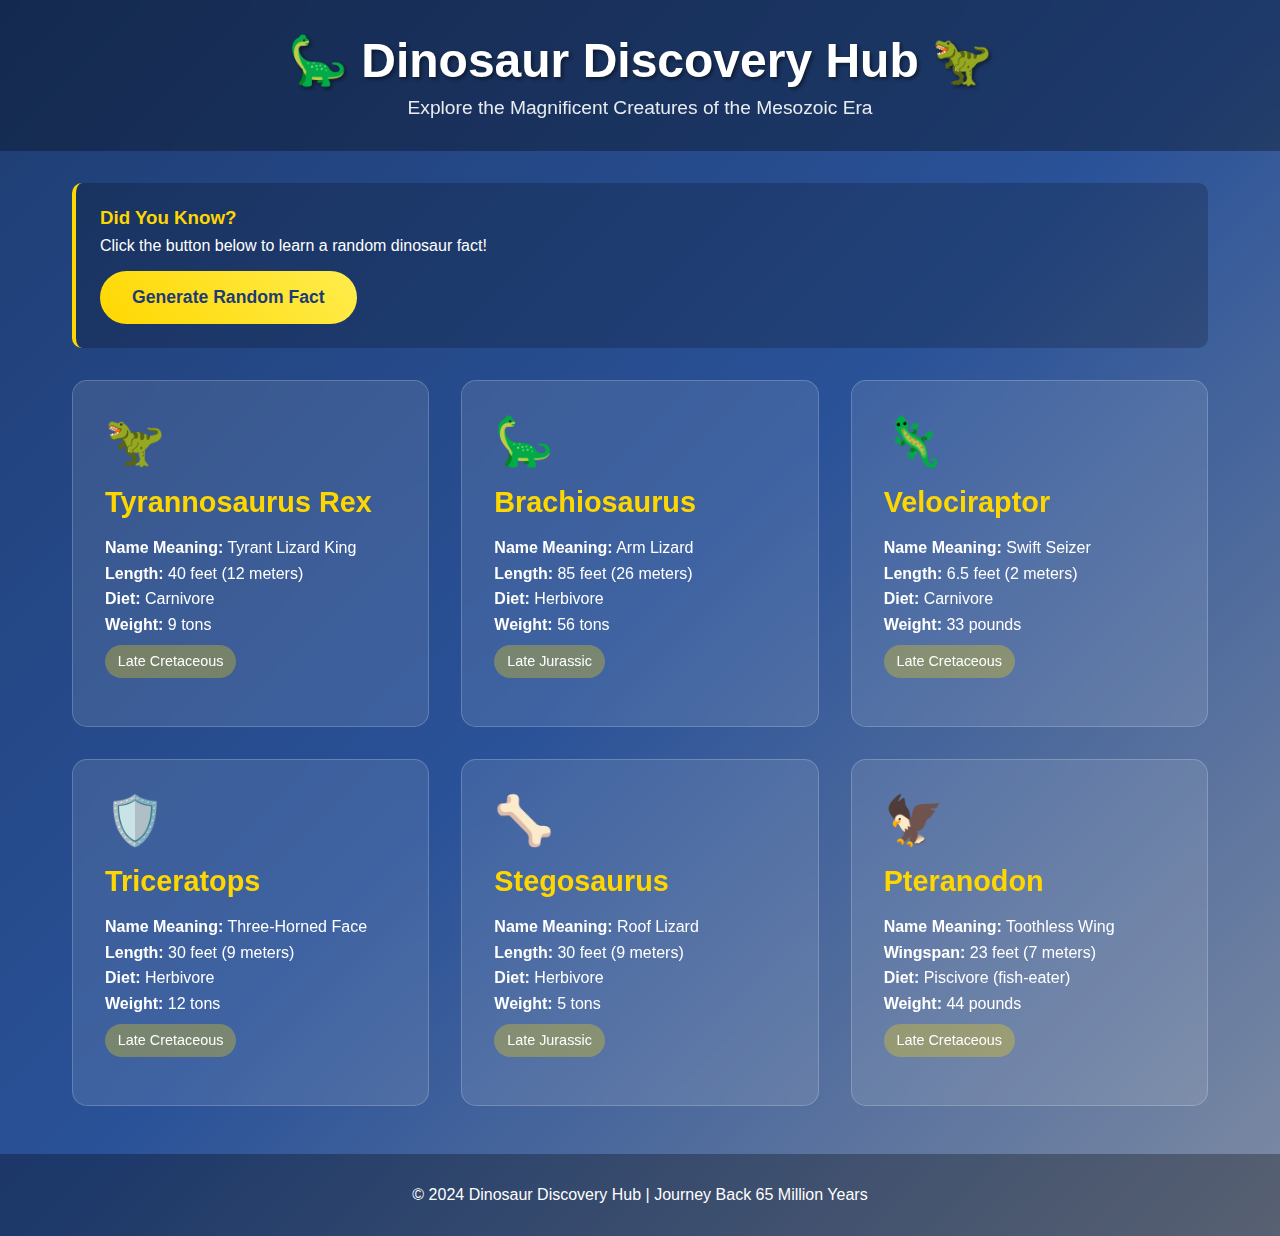
<file: discoverdinosaur.html>
<!DOCTYPE html>
<html lang="en">
<head>
    <meta charset="UTF-8">
    <meta name="viewport" content="width=device-width, initial-scale=1.0">
    <title>Dinosaur Discovery Hub</title>
    <style>
        * {
            margin: 0;
            padding: 0;
            box-sizing: border-box;
        }

        body {
            font-family: 'Arial', sans-serif;
            background: linear-gradient(135deg, #1e3c72 0%, #2a5298 50%, #7e8ba3 100%);
            color: #fff;
            min-height: 100vh;
        }

        header {
            background: rgba(0, 0, 0, 0.3);
            padding: 2rem;
            text-align: center;
            backdrop-filter: blur(10px);
        }

        h1 {
            font-size: 3rem;
            text-shadow: 2px 2px 4px rgba(0, 0, 0, 0.5);
            margin-bottom: 0.5rem;
        }

        .subtitle {
            font-size: 1.2rem;
            opacity: 0.9;
        }

        .container {
            max-width: 1200px;
            margin: 2rem auto;
            padding: 0 2rem;
        }

        .dino-grid {
            display: grid;
            grid-template-columns: repeat(auto-fit, minmax(300px, 1fr));
            gap: 2rem;
            margin-top: 2rem;
        }

        .dino-card {
            background: rgba(255, 255, 255, 0.1);
            border-radius: 15px;
            padding: 2rem;
            backdrop-filter: blur(10px);
            border: 1px solid rgba(255, 255, 255, 0.2);
            transition: transform 0.3s ease, box-shadow 0.3s ease;
            cursor: pointer;
        }

        .dino-card:hover {
            transform: translateY(-10px);
            box-shadow: 0 10px 30px rgba(0, 0, 0, 0.3);
            background: rgba(255, 255, 255, 0.15);
        }

        .dino-card h2 {
            color: #ffd700;
            margin-bottom: 1rem;
            font-size: 1.8rem;
        }

        .dino-info {
            margin: 1rem 0;
            line-height: 1.6;
        }

        .period {
            display: inline-block;
            background: rgba(255, 215, 0, 0.3);
            padding: 0.3rem 0.8rem;
            border-radius: 20px;
            font-size: 0.9rem;
            margin-top: 0.5rem;
        }

        .fun-fact {
            background: rgba(0, 0, 0, 0.2);
            padding: 1.5rem;
            border-radius: 10px;
            margin: 2rem 0;
            border-left: 4px solid #ffd700;
        }

        .fun-fact h3 {
            color: #ffd700;
            margin-bottom: 0.5rem;
        }

        footer {
            text-align: center;
            padding: 2rem;
            background: rgba(0, 0, 0, 0.3);
            margin-top: 3rem;
        }

        .emoji {
            font-size: 3rem;
            margin-bottom: 1rem;
        }

        button {
            background: linear-gradient(45deg, #ffd700, #ffed4e);
            color: #1e3c72;
            border: none;
            padding: 1rem 2rem;
            font-size: 1.1rem;
            border-radius: 30px;
            cursor: pointer;
            font-weight: bold;
            transition: transform 0.2s ease;
            margin-top: 1rem;
        }

        button:hover {
            transform: scale(1.05);
        }
    </style>
</head>
<body>
    <header>
        <h1>🦕 Dinosaur Discovery Hub 🦖</h1>
        <p class="subtitle">Explore the Magnificent Creatures of the Mesozoic Era</p>
    </header>

    <div class="container">
        <div class="fun-fact">
            <h3>Did You Know?</h3>
            <p id="funFact">Click the button below to learn a random dinosaur fact!</p>
            <button onclick="generateFact()">Generate Random Fact</button>
        </div>

        <div class="dino-grid">
            <div class="dino-card">
                <div class="emoji">🦖</div>
                <h2>Tyrannosaurus Rex</h2>
                <div class="dino-info">
                    <p><strong>Name Meaning:</strong> Tyrant Lizard King</p>
                    <p><strong>Length:</strong> 40 feet (12 meters)</p>
                    <p><strong>Diet:</strong> Carnivore</p>
                    <p><strong>Weight:</strong> 9 tons</p>
                    <span class="period">Late Cretaceous</span>
                </div>
            </div>

            <div class="dino-card">
                <div class="emoji">🦕</div>
                <h2>Brachiosaurus</h2>
                <div class="dino-info">
                    <p><strong>Name Meaning:</strong> Arm Lizard</p>
                    <p><strong>Length:</strong> 85 feet (26 meters)</p>
                    <p><strong>Diet:</strong> Herbivore</p>
                    <p><strong>Weight:</strong> 56 tons</p>
                    <span class="period">Late Jurassic</span>
                </div>
            </div>

            <div class="dino-card">
                <div class="emoji">🦎</div>
                <h2>Velociraptor</h2>
                <div class="dino-info">
                    <p><strong>Name Meaning:</strong> Swift Seizer</p>
                    <p><strong>Length:</strong> 6.5 feet (2 meters)</p>
                    <p><strong>Diet:</strong> Carnivore</p>
                    <p><strong>Weight:</strong> 33 pounds</p>
                    <span class="period">Late Cretaceous</span>
                </div>
            </div>

            <div class="dino-card">
                <div class="emoji">🛡️</div>
                <h2>Triceratops</h2>
                <div class="dino-info">
                    <p><strong>Name Meaning:</strong> Three-Horned Face</p>
                    <p><strong>Length:</strong> 30 feet (9 meters)</p>
                    <p><strong>Diet:</strong> Herbivore</p>
                    <p><strong>Weight:</strong> 12 tons</p>
                    <span class="period">Late Cretaceous</span>
                </div>
            </div>

            <div class="dino-card">
                <div class="emoji">🦴</div>
                <h2>Stegosaurus</h2>
                <div class="dino-info">
                    <p><strong>Name Meaning:</strong> Roof Lizard</p>
                    <p><strong>Length:</strong> 30 feet (9 meters)</p>
                    <p><strong>Diet:</strong> Herbivore</p>
                    <p><strong>Weight:</strong> 5 tons</p>
                    <span class="period">Late Jurassic</span>
                </div>
            </div>

            <div class="dino-card">
                <div class="emoji">🦅</div>
                <h2>Pteranodon</h2>
                <div class="dino-info">
                    <p><strong>Name Meaning:</strong> Toothless Wing</p>
                    <p><strong>Wingspan:</strong> 23 feet (7 meters)</p>
                    <p><strong>Diet:</strong> Piscivore (fish-eater)</p>
                    <p><strong>Weight:</strong> 44 pounds</p>
                    <span class="period">Late Cretaceous</span>
                </div>
            </div>
        </div>
    </div>

    <footer>
        <p>&copy; 2024 Dinosaur Discovery Hub | Journey Back 65 Million Years</p>
    </footer>

    <script>
        const facts = [
            "Dinosaurs lived on Earth for about 165 million years before going extinct!",
            "The smallest dinosaur discovered was about the size of a chicken.",
            "Some dinosaurs had feathers, just like modern birds!",
            "The word 'dinosaur' comes from Greek words meaning 'terrible lizard'.",
            "Dinosaurs lived on all continents, including Antarctica!",
            "T-Rex had the strongest bite force of any land animal - about 12,800 pounds!",
            "Some dinosaurs could run up to 40 miles per hour.",
            "The longest dinosaur name has 23 letters: Micropachycephalosaurus!",
            "Dinosaur eggs were similar in size to basketballs for large species.",
            "Birds are actually modern descendants of theropod dinosaurs!"
        ];

        function generateFact() {
            const randomFact = facts[Math.floor(Math.random() * facts.length)];
            document.getElementById('funFact').textContent = randomFact;
        }

        const cards = document.querySelectorAll('.dino-card');
        cards.forEach(card => {
            card.addEventListener('click', function() {
                this.style.animation = 'none';
                setTimeout(() => {
                    this.style.animation = '';
                }, 10);
            });
        });
    </script>
</body>
</html>
</file>
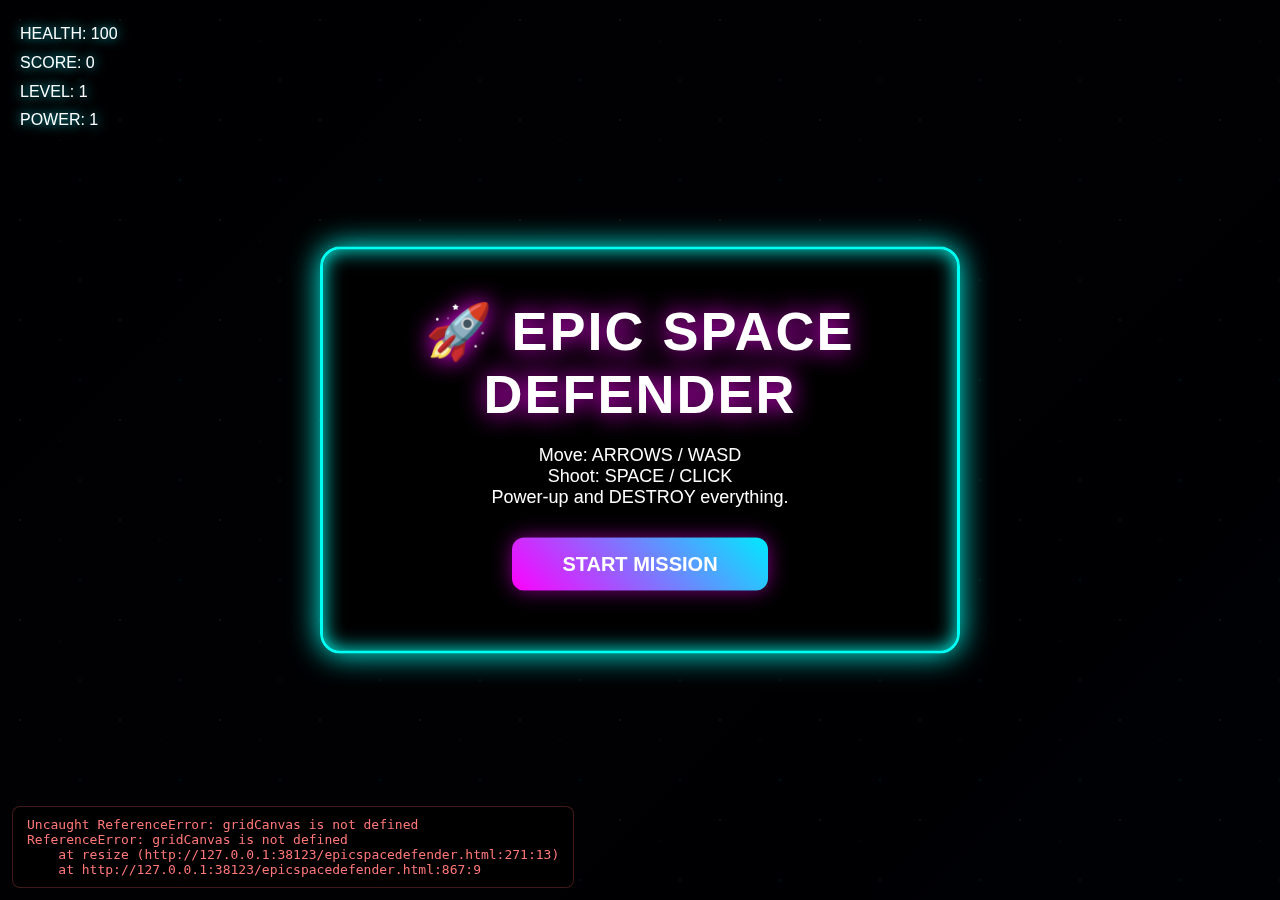
<file: epicspacedefender.html>
<!DOCTYPE html>
<html lang="en">
<head>
    <meta charset="UTF-8">
    <meta name="viewport" content="width=device-width, initial-scale=1.0">
    <title>Epic Space Defender — Neon Overdrive Edition</title>

    <style>
        * { margin: 0; padding: 0; box-sizing: border-box; }
        body {
            background: #000;
            overflow: hidden;
            font-family: 'Orbitron', sans-serif;
            color: #fff;
        }

        /* --- NEW: Animated Galaxy Background --- */
        body::before {
            content: "";
            position: fixed;
            top: 0; left: 0;
            width: 100%; height: 100%;
            background: linear-gradient(135deg, #0a0e27 0%, #1a0033 50%, #001a4d 100%);
            opacity: 1;
            z-index: -3;
        }
        
        body::after {
            content: "";
            position: fixed;
            top: 0; left: 0;
            width: 100%; height: 100%;
            background: url('data:image/svg+xml,<svg xmlns="http://www.w3.org/2000/svg" width="100" height="100"><rect fill="%23000" width="100" height="100"/><circle cx="20" cy="20" r="1" fill="%23fff" opacity="0.3"/><circle cx="60" cy="40" r="0.5" fill="%23fff" opacity="0.5"/><circle cx="80" cy="80" r="1.5" fill="%2300ffff" opacity="0.2"/></svg>');
            opacity: 0.8;
            animation: drift 120s linear infinite;
            z-index: -2;
        }
        
        @keyframes drift {
            0% { transform: translate(0, 0); }
            100% { transform: translate(100px, 100px); }
        }

        /* --- NEW: Animated Starfield Overlay --- */
        #starfield {
            position: fixed;
            top: 0; left: 0;
            width: 100%; height: 100%;
            z-index: -2;
            pointer-events: none;
            background: transparent;
        }

        /* Main canvas */
        #gameCanvas {
            display: block;
            background: rgba(0,0,0,0.7);
            cursor: none;
            position: fixed;
            top: 0;
            left: 0;
            width: 100%;
            height: 100%;
            pointer-events: none;
        }

        /* Custom ship cursor */
        #shipCursor {
            position: fixed;
            width: 30px;
            height: 30px;
            pointer-events: none;
            z-index: 999;
            display: none;
        }

        /* Animated grid background overlay */
        #gridOverlay {
            position: fixed;
            top: 0; left: 0;
            width: 100%; height: 100%;
            z-index: -1;
            pointer-events: none;
        }

        /* UI */
        #ui {
            position: absolute;
            top: 20px; left: 20px;
            font-size: 16px;
            text-shadow: 0 0 12px #00eaff;
            z-index: 10;
            line-height: 1.8;
            pointer-events: none;
            white-space: nowrap;
        }

        /* Screens */
        #gameOver, #startScreen {
            position: absolute;
            top: 50%; left: 50%;
            transform: translate(-50%, -50%);
            text-align: center;
            z-index: 100;
            background: rgba(0, 0, 0, 0.85);
            padding: 50px;
            border: 3px solid #00fff2;
            border-radius: 20px;
            box-shadow: 0 0 30px #00fff2, inset 0 0 20px #00fff2;
            backdrop-filter: blur(6px);
        }
        #gameOver { display: none; }

        h1 {
            font-size: 54px;
            text-shadow: 0 0 25px #ff00ff;
            animation: glowPulse 2s infinite;
            letter-spacing: 2px;
        }
        @keyframes glowPulse {
            0%,100% { opacity: 1; text-shadow: 0 0 25px #ff00ff; }
            50% { opacity: 0.6; text-shadow: 0 0 45px #ff00ff; }
        }

        button {
            background: linear-gradient(45deg,#ff00ff,#00eaff);
            border: none;
            padding: 15px 50px;
            font-size: 20px;
            color: #fff;
            cursor: pointer;
            border-radius: 12px;
            margin: 10px;
            font-weight: bold;
            transition: transform .2s, box-shadow .2s;
            box-shadow: 0 0 20px rgba(255,0,255,0.5);
        }
        button:hover {
            transform: scale(1.15);
            box-shadow: 0 0 35px rgba(0,255,255,0.8);
        }

        /* Boss Warning */
        #bossWarning {
            position: absolute;
            top: 50%; left: 50%;
            transform: translate(-50%, -50%);
            font-size: 48px;
            color: #ff0000;
            text-shadow: 0 0 40px #ff0000;
            display: none;
            z-index: 50;
            animation: bossFlash .45s infinite;
        }
        @keyframes bossFlash {
            0%,100% { opacity: 1; transform: translate(-50%,-50%) scale(1); }
            50% { opacity: .4; transform: translate(-50%,-50%) scale(1.25); }
        }
    </style>
</head>
<body>

    <!-- NEW animated starfield canvas overlay -->
    <canvas id="starfield"></canvas>

    <!-- Grid overlay -->
    <canvas id="gridOverlay"></canvas>

    <!-- Ship cursor -->
    <canvas id="shipCursor"></canvas>

    <!-- Game canvas -->
    <canvas id="gameCanvas"></canvas>

    <div id="ui">
        <div class="stat">HEALTH: <span id="health">100</span></div>
        <div class="stat">SCORE: <span id="score">0</span></div>
        <div class="stat">LEVEL: <span id="level">1</span></div>
        <div class="stat">POWER: <span id="power">1</span></div>
        <div class="stat" id="shieldStatus" style="display:none; color:#00fff2">🛡️ SHIELD ACTIVE</div>
        <div class="stat" id="rapidStatus" style="display:none; color:#ffe600">⚡ RAPID FIRE</div>
        <div class="stat" id="invincibleStatus" style="display:none; color:#ff00ff">✨ INVINCIBLE</div>
    </div>

    <div id="bossWarning">⚠️ BOSS INCOMING ⚠️</div>

    <div id="startScreen">
        <h1>🚀 EPIC SPACE DEFENDER</h1>
        <p style="margin:20px 0; font-size:18px">
            Move: ARROWS / WASD<br>
            Shoot: SPACE / CLICK<br>
            Power-up and DESTROY everything.
        </p>
        <button id="startBtn">START MISSION</button>
    </div>

    <div id="gameOver">
        <h1>MISSION COMPLETE</h1>
        <p style="font-size: 24px; margin: 20px 0;">
            FINAL SCORE: <span id="finalScore">0</span>
        </p>
        <button onclick="location.reload()">RETRY</button>
    </div>

    <!-- GAME JS: Full Space Defender Game -->
    <script>
        // Full game logic: player, enemies, bullets, power-ups, particles, sounds
        // --- Debug overlay: capture and show runtime errors on-screen ---
        (function(){
            const dbg = document.createElement('div');
            dbg.id = 'debugOverlay';
            dbg.style.position = 'fixed';
            dbg.style.left = '12px';
            dbg.style.bottom = '12px';
            dbg.style.zIndex = 99999;
            dbg.style.padding = '10px 14px';
            dbg.style.background = 'rgba(0,0,0,0.85)';
            dbg.style.color = '#ff7777';
            dbg.style.fontFamily = 'monospace';
            dbg.style.fontSize = '13px';
            dbg.style.border = '1px solid rgba(255,100,100,0.25)';
            dbg.style.borderRadius = '8px';
            dbg.style.maxWidth = '50%';
            dbg.style.maxHeight = '40%';
            dbg.style.overflow = 'auto';
            dbg.style.display = 'none';
            dbg.style.whiteSpace = 'pre-wrap';
            document.body.appendChild(dbg);

            function showDebug(msg){ dbg.textContent = String(msg); dbg.style.display = 'block'; console.error(msg); }
            // Expose helper so other code can show debug messages
            window._showDebug = showDebug;

            window.addEventListener('error', function(e){
                try{ showDebug(e.message + '\n' + (e.error && e.error.stack ? e.error.stack : '')); }catch(err){ console.error(err); }
            });
            window.addEventListener('unhandledrejection', function(e){
                try{ showDebug('UnhandledRejection: ' + (e.reason && e.reason.stack ? e.reason.stack : String(e.reason))); }catch(err){ console.error(err); }
            });
        })();
        const canvas = document.getElementById('gameCanvas');
        const ctx = canvas.getContext('2d');
        // Canvas is viewport-sized for rendering
        canvas.width = innerWidth;
        canvas.height = innerHeight;
        // Much larger world for exploration
        let W = innerWidth * 4;
        let H = innerHeight * 3;

        const ui = {
            health: document.getElementById('health'),
            score: document.getElementById('score'),
            level: document.getElementById('level'),
            power: document.getElementById('power'),
            shieldStatus: document.getElementById('shieldStatus'),
            rapidStatus: document.getElementById('rapidStatus'),
            invincibleStatus: document.getElementById('invincibleStatus'),
            bossWarning: document.getElementById('bossWarning'),
            startScreen: document.getElementById('startScreen'),
            gameOver: document.getElementById('gameOver'),
            finalScore: document.getElementById('finalScore')
        };

        // Responsive scaling
        function resize() {
            canvas.width = innerWidth;
            canvas.height = innerHeight;
            W = innerWidth * 4;
            H = innerHeight * 3;
            // keep grid and starfield in screen space
            gridCanvas.width = innerWidth; gridCanvas.height = innerHeight;
            starCanvas.width = innerWidth; starCanvas.height = innerHeight;
        }
        addEventListener('resize', resize);

        // Custom ship cursor
        const cursorCanvas = document.getElementById('shipCursor');
        const cursorCtx = cursorCanvas.getContext('2d');
        cursorCanvas.width = 30;
        cursorCanvas.height = 30;
        let cursorX = W / 2, cursorY = H / 2;

        function drawShipCursor() {
            cursorCtx.clearRect(0, 0, 30, 30);
            cursorCtx.save(); cursorCtx.translate(15, 15);
            cursorCtx.shadowColor = '#00eaff'; cursorCtx.shadowBlur = 12;
            cursorCtx.strokeStyle = '#00eaff'; cursorCtx.lineWidth = 2;
            cursorCtx.beginPath(); cursorCtx.moveTo(0, -10); cursorCtx.lineTo(6, 8); cursorCtx.lineTo(-6, 8); cursorCtx.closePath();
            cursorCtx.stroke();
            cursorCtx.fillStyle = '#00fff2'; cursorCtx.beginPath(); cursorCtx.arc(0, 0, 2, 0, Math.PI * 2); cursorCtx.fill();
            cursorCtx.restore();
        }

        // We keep the cursor artwork for reference but hide the extra cursor canvas
        drawShipCursor();
        cursorCanvas.style.display = 'none';

        // Audio: simple WebAudio effects (created on first user interaction)
        let audioCtx = null;
        function ensureAudio() {
            if (!audioCtx) {
                audioCtx = new (window.AudioContext || window.webkitAudioContext)();
            }
        }
        function beep(freq, type = 'sine', duration = 0.08, vol = 0.08) {
            ensureAudio();
            const o = audioCtx.createOscillator();
            const g = audioCtx.createGain();
            o.type = type;
            o.frequency.value = freq;
            g.gain.value = vol;
            o.connect(g); g.connect(audioCtx.destination);
            o.start();
            o.stop(audioCtx.currentTime + duration);
        }
        function explosionSound() {
            ensureAudio();
            const bufferSize = audioCtx.sampleRate * 0.2;
            const buffer = audioCtx.createBuffer(1, bufferSize, audioCtx.sampleRate);
            const data = buffer.getChannelData(0);
            for (let i = 0; i < bufferSize; i++) data[i] = (Math.random() * 2 - 1) * (1 - i / bufferSize);
            const noise = audioCtx.createBufferSource();
            noise.buffer = buffer;
            const g = audioCtx.createGain();
            g.gain.value = 0.5;
            noise.connect(g); g.connect(audioCtx.destination);
            noise.start();
        }

        // Game state
        let keys = {};
        let mouse = { x: W / 2, y: H / 2, down: false, angle: 0 };
        let running = false;
        let player, bullets, enemies, particles, powerups;
        let score = 0, level = 1;
        let cameraX = 0, cameraY = 0;

        // Utility
        function rand(min, max) { return Math.random() * (max - min) + min; }

        // Player
        function createPlayer() {
            return {
                x: W / 2,
                y: H - 180,
                r: 18,
                speed: 7,
                vx: 0,
                vy: 0,
                health: 100,
                power: 1,
                rapid: false,
                shield: false,
                invincible: false,
                shootTimer: 0,
                shootRate: 14,
                angle: 0 // Ship rotation angle
            };
        }

        // Entities
        function spawnEnemy() {
            const isBoss = level > 1 && Math.random() < 0.12 && enemies.filter(e => e.boss).length === 0;
            const isDrone = !isBoss && Math.random() < 0.2;
            const size = isBoss ? 80 : (isDrone ? 12 : rand(14, 44));
            const movePattern = Math.random();
            let vx = rand(-0.6, 0.6);
            let vy = rand(1.2 + level * 0.12, 2.6 + level * 0.5);

            // Diagonal/sideways patterns
            if (movePattern < 0.25) vx = -1.5;
            else if (movePattern < 0.5) vx = 1.5;
            else if (movePattern < 0.8) vx = rand(-2.2, 2.2);

            // difficulty multiplier grows with level
            const diff = 1 + (level - 1) * 0.2;
            vx *= diff; vy *= diff;

            const isBig = size > 28;

            // Compute spawn bounds inside or just above current viewport
            const leftBound = Math.max(size, Math.floor(cameraX + size));
            const rightBound = Math.min(W - size, Math.floor(cameraX + innerWidth - size));
            // Fallback to world bounds if camera not set yet
            const spawnX = (isFinite(leftBound) && isFinite(rightBound) && rightBound > leftBound)
                ? rand(leftBound, rightBound)
                : rand(size, W - size);

            // Spawn just above the visible area so enemies fall into view
            const spawnY = Math.floor(cameraY - size - rand(20, 140));

            enemies.push({ 
                x: spawnX, y: spawnY, vx, vy, r: size, 
                hp: isBoss ? Math.ceil(level * 40) : (isBig ? Math.ceil(level * 3) : Math.ceil(level / 2)),
                maxHp: isBoss ? Math.ceil(level * 40) : (isBig ? Math.ceil(level * 3) : Math.ceil(level / 2)),
                boss: isBoss,
                isBig: isBig,
                isDrone: isDrone,
                shootTimer: 0,
                droneAngle: Math.random() * Math.PI * 2
            });
        }

        function spawnPowerup(x, y) {
            const t = Math.random();
            let kind = 'power';
            if (t < 0.25) kind = 'shield';
            else if (t < 0.5) kind = 'rapid';
            else if (t < 0.65) kind = 'invincible';
            powerups.push({ x, y, vy: 1.2, kind, rotationAngle: 0, pulsePhase: 0 });
        }

        // Particles for explosion
        function makeExplosion(x, y, color = '#ffcc66', amount = 18) {
            for (let i = 0; i < amount; i++) {
                const a = Math.random() * Math.PI * 2;
                const s = rand(1, 4);
                particles.push({ x, y, vx: Math.cos(a) * rand(0.5, 4), vy: Math.sin(a) * rand(0.5, 4), life: rand(30, 70), size: s, color });
            }
            explosionSound();
        }

        // Collision helper
        function dist(a, b) { const dx = a.x - b.x; const dy = a.y - b.y; return Math.sqrt(dx * dx + dy * dy); }

        // Shooting
        function shoot() {
            const bulletSpeed = 6;
            const spreadAngle = Math.PI / 12; // 15 degrees spread for power > 1
            let angles = [player.angle];
            
            if (player.power > 1) {
                angles = [
                    player.angle - spreadAngle,
                    player.angle,
                    player.angle + spreadAngle
                ];
            }
            
            angles.forEach(angle => {
                bullets.push({
                    x: player.x + Math.cos(angle) * player.r,
                    y: player.y + Math.sin(angle) * player.r,
                    vx: Math.cos(angle) * bulletSpeed + player.vx * 0.5,
                    vy: Math.sin(angle) * bulletSpeed + player.vy * 0.5,
                    r: 3,
                    hostile: false
                });
            });
        }

        // Power-ups
        function applyPowerup(kind) {
            if (kind === 'power') {
                player.power = Math.min(3, player.power + 0.5);
                ui.power.textContent = player.power.toFixed(1);
                beep(1600, 'sine', 0.15, 0.08);
            } else if (kind === 'shield') {
                player.shield = true;
                ui.shieldStatus.style.display = 'block';
                setTimeout(() => { player.shield = false; ui.shieldStatus.style.display = 'none'; }, 8000);
                beep(800, 'sine', 0.2, 0.08);
            } else if (kind === 'rapid') {
                player.rapid = true;
                ui.rapidStatus.style.display = 'block';
                setTimeout(() => { player.rapid = false; ui.rapidStatus.style.display = 'none'; }, 10000);
                beep(1200, 'sine', 0.2, 0.08);
            } else if (kind === 'invincible') {
                player.invincible = true;
                ui.invincibleStatus.style.display = 'block';
                setTimeout(() => { player.invincible = false; ui.invincibleStatus.style.display = 'none'; }, 12000);
                beep(1400, 'sine', 0.25, 0.1);
            }
        }

        // Game over
        function endGame() {
            running = false;
            ui.gameOver.style.display = 'block';
            ui.finalScore.textContent = score;
            makeExplosion(player.x, player.y, '#ffffff', 60);
        }

        // Drawing helpers
        function drawShip(x, y, r, angle = 0, color = '#00fff2') {
            ctx.save(); ctx.translate(x, y); ctx.rotate(angle);
            ctx.beginPath(); ctx.moveTo(0, -r * 1.6); ctx.lineTo(r * 0.9, r * 1.1); ctx.lineTo(-r * 0.9, r * 1.1); ctx.closePath();
            ctx.fillStyle = color; ctx.fill();
            ctx.restore();
        }

        // Main loop
        function reset() {
            player = createPlayer();
            bullets = [];
            enemies = [];
            particles = [];
            powerups = [];
            score = 0; level = 1;
            ui.health.textContent = player.health;
            ui.score.textContent = score;
            ui.level.textContent = level;
            ui.power.textContent = player.power;
            ui.shieldStatus.style.display = 'none';
            ui.rapidStatus.style.display = 'none';
            ui.invincibleStatus.style.display = 'none';
        }

        let spawnTimer = 0;
        function update() {
            if (!running || !player || !bullets || !enemies || !particles || !powerups) return;

            // Calculate ship angle based on mouse position
            const dx = mouse.x - player.x;
            const dy = mouse.y - player.y;
            player.angle = Math.atan2(dy, dx) - Math.PI / 2;

            // Player movement: WASD for horizontal/vertical
            let moveX = 0, moveY = 0;
            if (keys['ArrowLeft'] || keys['a']) moveX -= player.speed;
            if (keys['ArrowRight'] || keys['d']) moveX += player.speed;
            if (keys['ArrowUp'] || keys['w']) moveY -= player.speed;
            if (keys['ArrowDown'] || keys['s']) moveY += player.speed;
            
            player.x += moveX;
            player.y += moveY;
            // update player velocity (for bullet inheritance)
            player.vx = moveX;
            player.vy = moveY;
            
            // Update camera to follow player (keep ship visually centered)
            cameraX = player.x - innerWidth / 2;
            cameraY = player.y - innerHeight / 2;
            // Intentionally do not clamp camera so the ship stays centered on the screen
            
            // Clamp player to world bounds
            player.x = Math.max(player.r, Math.min(W - player.r, player.x));
            player.y = Math.max(player.r, Math.min(H - player.r, player.y));

            // Shooting
            player.shootTimer++;
            const canShoot = player.shootTimer >= (player.rapid ? player.shootRate / 2 : player.shootRate) / player.power;
            if ((keys[' '] || mouse.down) && canShoot) {
                shoot();
                player.shootTimer = 0;
                beep(1200, 'square', 0.03, 0.06);
            }

            // bullets
            for (let i = bullets.length - 1; i >= 0; i--) {
                const b = bullets[i]; b.x += b.vx; b.y += b.vy;
                if (b.y < -20 || b.y > H + 20 || b.x < -50 || b.x > W + 50) bullets.splice(i, 1);
            }

            // enemies
            spawnTimer++;
            // spawn frequency scales with level (continuous progression)
            if (spawnTimer > Math.max(10, 80 - level * 4)) { spawnEnemy(); spawnTimer = 0; }
            for (let i = enemies.length - 1; i >= 0; i--) {
                const e = enemies[i]; e.x += e.vx; e.y += e.vy;
                
                // Drone behavior: orbits around player and shoots
                if (e.isDrone) {
                    e.droneAngle += 0.05;
                    const orbitDist = 120;
                    e.x = player.x + Math.cos(e.droneAngle) * orbitDist;
                    e.y = player.y + Math.sin(e.droneAngle) * orbitDist;
                    e.shootTimer++;
                    if (e.shootTimer > 40) {
                        e.shootTimer = 0;
                        const angle = Math.atan2(player.y - e.y, player.x - e.x);
                        bullets.push({ x: e.x, y: e.y, vx: Math.cos(angle) * 1.5, vy: Math.sin(angle) * 1.5, r: 4, hostile: true });
                    }
                }
                // Boss horizontal oscillation
                else if (e.boss) {
                    e.x += Math.sin(e.y / 40) * 0.8;
                    e.shootTimer++;
                    if (e.shootTimer > 25) {
                        e.shootTimer = 0;
                        // Boss shoots random bullets
                        for (let s = 0; s < 3; s++) {
                            const angle = rand(0, Math.PI * 2);
                            bullets.push({ x: e.x + Math.cos(angle) * e.r, y: e.y + Math.sin(angle) * e.r, vx: Math.cos(angle) * 2, vy: Math.sin(angle) * 2 + 1, r: 5, hostile: true });
                        }
                    }
                }
                if (e.y > H + 80) { enemies.splice(i, 1); continue; }
                // collision with bullets
                for (let j = bullets.length - 1; j >= 0; j--) {
                    const b = bullets[j];
                    if (!b.hostile && dist(e, b) < e.r + b.r) {
                        bullets.splice(j, 1);
                        e.hp -= 1;
                        makeExplosion(b.x, b.y, '#ffd8a6', 6);
                        if (e.hp <= 0) {
                            const pts = e.boss ? 100 : 10;
                            score += pts;
                            if (Math.random() < (e.boss ? 0.8 : 0.12)) spawnPowerup(e.x, e.y);
                            makeExplosion(e.x, e.y, e.boss ? '#ffff00' : '#ff6b6b', e.boss ? 60 : 20);
                            // Enemy splitting: large enemies split into smaller ones
                            if (e.isBig && !e.boss && e.r > 24) {
                                for (let s = 0; s < 2; s++) {
                                    const newSize = e.r * 0.6;
                                    enemies.push({
                                        x: e.x + rand(-10, 10), y: e.y + rand(-10, 10),
                                        vx: rand(-1.2, 1.2), vy: rand(0.5, 1.5),
                                        r: newSize, hp: Math.ceil(newSize / 10), maxHp: Math.ceil(newSize / 10),
                                        boss: false, isBig: newSize > 14, shootTimer: 0
                                    });
                                }
                            }
                            enemies.splice(i, 1);
                        }
                        break;
                    }
                }
                // collision with player
                if (!player.invincible && dist(e, player) < e.r + player.r) {
                    const dmg = e.boss ? 30 : 15;
                    if (!player.shield) { player.health -= dmg; ui.health.textContent = player.health; }
                    makeExplosion(player.x, player.y, '#ffcc66', e.boss ? 50 : 24);
                    enemies.splice(i, 1);
                    if (player.health <= 0) endGame();
                }
            }

            // powerups
            for (let i = powerups.length - 1; i >= 0; i--) {
                const p = powerups[i]; p.y += p.vy; p.rotationAngle += 0.08; p.pulsePhase += 0.05;
                if (p.y > H + 20) powerups.splice(i, 1);
                if (dist(p, player) < 28) {
                    applyPowerup(p.kind);
                    powerups.splice(i, 1);
                }
            }

            // hostile bullets (from bosses)
            for (let i = bullets.length - 1; i >= 0; i--) {
                const b = bullets[i];
                if (b.hostile && !player.invincible && dist(b, player) < b.r + player.r) {
                    if (!player.shield) { player.health -= 5; ui.health.textContent = player.health; }
                    makeExplosion(player.x, player.y, '#ff6b6b', 12);
                    bullets.splice(i, 1);
                    if (player.health <= 0) endGame();
                }
                if (b.hostile && (b.y > H + 20 || b.x < -50 || b.x > W + 50)) bullets.splice(i, 1);
            }

            // particles
            for (let i = particles.length - 1; i >= 0; i--) {
                const p = particles[i]; p.x += p.vx; p.y += p.vy; p.life--;
                p.vx *= 0.99; p.vy *= 0.99; p.size *= 0.99;
                if (p.life <= 0 || p.size < 0.2) particles.splice(i, 1);
            }

            // level up by score
            const next = Math.floor(score / 150) + 1;
            if (next > level) {
                level = next; ui.level.textContent = level;
                ui.bossWarning.style.display = 'block';
                setTimeout(() => ui.bossWarning.style.display = 'none', 1500);
            }

            ui.score.textContent = score;
            ui.power.textContent = player.power.toFixed(1);
        }

        // Rendering
        function render() {
            if (!player || !bullets || !enemies || !particles || !powerups) return; // Safety check
            ctx.clearRect(0, 0, canvas.width, canvas.height);
            ctx.save();
            // Apply camera translation
            ctx.translate(-cameraX, -cameraY);
            
            // subtle vignette
            const grad = ctx.createLinearGradient(cameraX, cameraY, cameraX, cameraY + canvas.height);
            grad.addColorStop(0, 'rgba(0,0,0,0)');
            grad.addColorStop(1, 'rgba(0,0,0,0.2)');
            ctx.fillStyle = grad; ctx.fillRect(cameraX, cameraY, canvas.width, canvas.height);

            // bullets
            ctx.fillStyle = '#00eaff';
            bullets.forEach(b => { 
                ctx.beginPath(); 
                ctx.arc(b.x, b.y, b.r, 0, Math.PI * 2); 
                ctx.fill(); 
                // Bullet glow
                ctx.shadowColor = '#00eaff';
                ctx.shadowBlur = 10;
            });

            // enemies
            enemies.forEach(e => {
                ctx.save(); ctx.translate(e.x, e.y);
                if (e.isDrone) {
                    // Drone: small glowing pentagon
                    ctx.shadowColor = '#ff00ff';
                    ctx.shadowBlur = 15;
                    ctx.fillStyle = '#ff00ff';
                    ctx.strokeStyle = '#ff88ff';
                    ctx.lineWidth = 1.5;
                    ctx.beginPath();
                    for (let i = 0; i < 5; i++) {
                        const a = (i * 2 * Math.PI) / 5 - Math.PI / 2;
                        const x = Math.cos(a) * e.r;
                        const y = Math.sin(a) * e.r;
                        if (i === 0) ctx.moveTo(x, y);
                        else ctx.lineTo(x, y);
                    }
                    ctx.closePath();
                    ctx.fill();
                    ctx.stroke();
                } else if (e.boss) {
                    // Boss: larger, glowing red square
                    ctx.shadowColor = '#ff0000';
                    ctx.shadowBlur = 30;
                    ctx.fillStyle = '#ff3333';
                    ctx.strokeStyle = '#ffaa00';
                    ctx.lineWidth = 3;
                    ctx.fillRect(-e.r / 2, -e.r / 2, e.r, e.r);
                    ctx.strokeRect(-e.r / 2, -e.r / 2, e.r, e.r);
                    // Boss pulsing eyes
                    ctx.fillStyle = '#ffff00';
                    ctx.beginPath(); ctx.arc(-e.r / 6, -e.r / 6, 6, 0, Math.PI * 2); ctx.fill();
                    ctx.beginPath(); ctx.arc(e.r / 6, -e.r / 6, 6, 0, Math.PI * 2); ctx.fill();
                    // Boss health bar
                    const healthPercent = e.hp / e.maxHp;
                    ctx.fillStyle = '#ff0000';
                    ctx.fillRect(-e.r / 2, -e.r / 2 - 12, e.r, 6);
                    ctx.fillStyle = '#00ff00';
                    ctx.fillRect(-e.r / 2, -e.r / 2 - 12, e.r * healthPercent, 6);
                } else if (e.isBig) {
                    // Big enemies show health bars too
                    ctx.beginPath(); ctx.fillStyle = '#ff6b6b'; ctx.strokeStyle = '#ffb3b3';
                    ctx.arc(0, 0, e.r, 0, Math.PI * 2); ctx.fill(); ctx.stroke();
                    const healthPercent = e.hp / e.maxHp;
                    ctx.fillStyle = '#ff0000';
                    ctx.fillRect(-e.r, -e.r - 8, e.r * 2, 4);
                    ctx.fillStyle = '#00ff00';
                    ctx.fillRect(-e.r, -e.r - 8, e.r * 2 * healthPercent, 4);
                } else {
                    ctx.beginPath(); ctx.fillStyle = '#ff6b6b'; ctx.strokeStyle = '#ffb3b3';
                    ctx.arc(0, 0, e.r, 0, Math.PI * 2); ctx.fill(); ctx.stroke();
                }
                ctx.restore();
            });

            // powerups: glowing rotating stars
            powerups.forEach(p => {
                ctx.save(); ctx.translate(p.x, p.y); ctx.rotate(p.rotationAngle);
                const colors = { power: '#ffe600', shield: '#00fff2', rapid: '#ffd100', invincible: '#ff00ff' };
                const color = colors[p.kind];
                const pulse = 10 + Math.sin(p.pulsePhase) * 4;
                
                ctx.shadowColor = color;
                ctx.shadowBlur = 20 + Math.sin(p.pulsePhase) * 10;
                ctx.fillStyle = color;
                ctx.globalAlpha = 0.9 + Math.sin(p.pulsePhase) * 0.1;
                
                // Draw rotating star
                ctx.beginPath();
                for (let i = 0; i < 5; i++) {
                    const angle = (i * 4 * Math.PI) / 5 - Math.PI / 2;
                    const r = i % 2 === 0 ? pulse : pulse * 0.4;
                    const x = Math.cos(angle) * r;
                    const y = Math.sin(angle) * r;
                    if (i === 0) ctx.moveTo(x, y);
                    else ctx.lineTo(x, y);
                }
                ctx.closePath();
                ctx.fill();
                ctx.globalAlpha = 1;
                ctx.restore();
            });

            // particles
            particles.forEach(p => {
                ctx.fillStyle = p.color; ctx.globalAlpha = Math.max(0, p.life / 70);
                ctx.beginPath(); ctx.arc(p.x, p.y, p.size, 0, Math.PI * 2); ctx.fill(); ctx.globalAlpha = 1;
            });

            // player glow
            ctx.save(); ctx.translate(player.x, player.y); ctx.rotate(player.angle);
            ctx.shadowBlur = 24; ctx.shadowColor = '#00eaff';
            // Draw ship similar to cursor
            ctx.strokeStyle = '#00eaff'; ctx.lineWidth = 2.5;
            ctx.beginPath(); ctx.moveTo(0, -player.r * 1.6); ctx.lineTo(player.r * 0.9, player.r * 1.1); ctx.lineTo(-player.r * 0.9, player.r * 1.1); ctx.closePath();
            ctx.stroke();
            ctx.fillStyle = player.shield ? '#00fff2' : '#00eaff'; 
            ctx.beginPath(); ctx.arc(0, 0, 4, 0, Math.PI * 2); ctx.fill();
            ctx.restore();

            ctx.restore(); // Restore the main context save from the beginning of render

            // HUD text (screen space, not world space)
            ctx.fillStyle = '#00fff2'; ctx.font = '16px Orbitron, sans-serif'; 
            ctx.fillText(`SCORE: ${score}`, 20, 30);
        }

        // Game loop runner
        function loop() {
            update(); render(); if (running) requestAnimationFrame(loop);
        }

        // Input (mouse coordinates converted to world space so ship points correctly)
        addEventListener('keydown', e => { keys[e.key] = true; if (e.key === ' ' || e.key === 'Spacebar') e.preventDefault(); });
        addEventListener('keyup', e => { keys[e.key] = false; });

        canvas.addEventListener('mousedown', e => { mouse.down = true; mouse.x = cameraX + e.clientX; mouse.y = cameraY + e.clientY; });
        canvas.addEventListener('mouseup', e => { mouse.down = false; });
        canvas.addEventListener('mousemove', e => { mouse.x = cameraX + e.clientX; mouse.y = cameraY + e.clientY; });

        // Keep the hidden cursorCanvas out of the way; player ship points to mouse world position
        document.addEventListener('mousemove', e => {
            // keep cursorCanvas hidden (do nothing)
        });

        // Touch: simple tap-to-shoot and drag to move
        let touchId = null;
        addEventListener('touchstart', e => {
            ensureAudio();
            const t = e.changedTouches[0]; touchId = t.identifier; mouse.down = true; mouse.x = cameraX + t.clientX; mouse.y = cameraY + t.clientY;
        }, { passive: true });
        addEventListener('touchmove', e => {
            for (const t of e.changedTouches) if (t.identifier === touchId) { mouse.x = cameraX + t.clientX; mouse.y = cameraY + t.clientY; }
        }, { passive: true });
        addEventListener('touchend', e => { mouse.down = false; touchId = null; }, { passive: true });

        // Start/Stop
        function startGame() {
            try {
                console.log('startGame called');
                ensureAudio();
                ui.startScreen.style.display = 'none';
                ui.gameOver.style.display = 'none';
                reset();
                console.log('Player created:', player);
                console.log('W:', W, 'H:', H);
                console.log('Canvas:', canvas.width, canvas.height);
                running = true;
                console.log('Game started, calling loop()');
                loop();
            } catch (err) {
                console.error('Error in startGame:', err);
                if (window._showDebug) window._showDebug(err.stack || String(err));
                else console.error(err);
            }
        }

        // Expose to global for button onclick
        window.startGame = startGame;

        // Attach click handler to start button
        const startBtn = document.getElementById('startBtn');
        if (startBtn) {
            startBtn.addEventListener('click', function(e) {
                console.log('Button clicked, e:', e);
                startGame();
            });
        } else {
            console.error('Start button not found');
        }

        // Ensure canvas size and put a gentle initial starfield movement
        resize();
    </script>

</body>
</html>
</file>
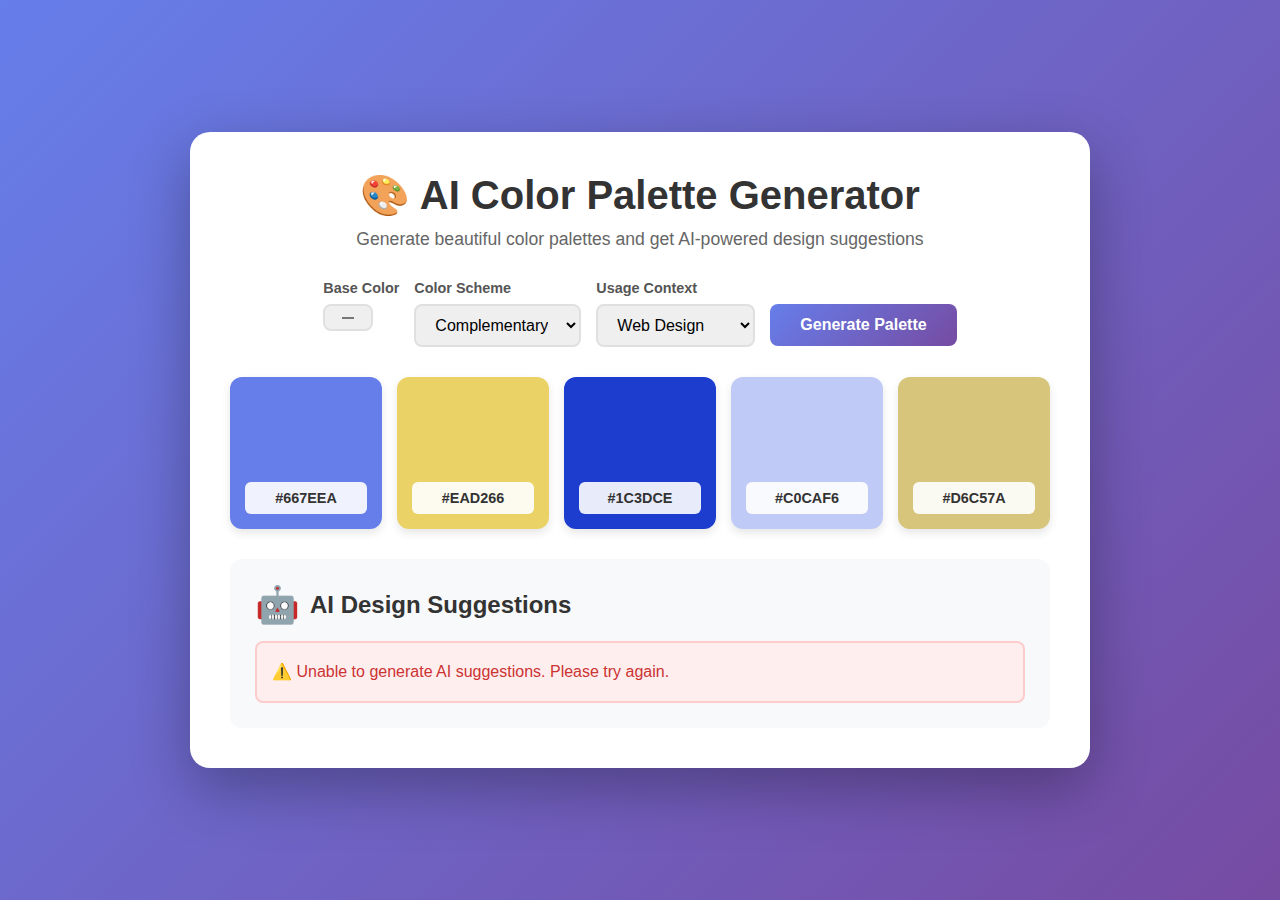
<file: is201finalproject.html>
<!DOCTYPE html>
<html lang="en">
<head>
    <meta charset="UTF-8">
    <meta name="viewport" content="width=device-width, initial-scale=1.0">
    <title>AI Color Palette Generator</title>
    <style>
        * {
            margin: 0;
            padding: 0;
            box-sizing: border-box;
        }

        body {
            font-family: 'Segoe UI', Tahoma, Geneva, Verdana, sans-serif;
            background: linear-gradient(135deg, #667eea 0%, #764ba2 100%);
            min-height: 100vh;
            padding: 20px;
            display: flex;
            justify-content: center;
            align-items: center;
        }

        .container {
            background: white;
            border-radius: 20px;
            box-shadow: 0 20px 60px rgba(0,0,0,0.3);
            max-width: 900px;
            width: 100%;
            padding: 40px;
        }

        h1 {
            color: #333;
            text-align: center;
            margin-bottom: 10px;
            font-size: 2.5em;
        }

        .subtitle {
            text-align: center;
            color: #666;
            margin-bottom: 30px;
            font-size: 1.1em;
        }

        .controls {
            display: flex;
            gap: 15px;
            margin-bottom: 30px;
            flex-wrap: wrap;
            justify-content: center;
        }

        .input-group {
            display: flex;
            flex-direction: column;
            gap: 8px;
        }

        label {
            font-weight: 600;
            color: #555;
            font-size: 0.9em;
        }

        input, select {
            padding: 10px 15px;
            border: 2px solid #e0e0e0;
            border-radius: 8px;
            font-size: 1em;
            transition: border-color 0.3s;
        }

        input:focus, select:focus {
            outline: none;
            border-color: #667eea;
        }

        button {
            background: linear-gradient(135deg, #667eea 0%, #764ba2 100%);
            color: white;
            border: none;
            padding: 12px 30px;
            border-radius: 8px;
            font-size: 1em;
            font-weight: 600;
            cursor: pointer;
            transition: transform 0.2s, box-shadow 0.2s;
            align-self: flex-end;
        }

        button:hover {
            transform: translateY(-2px);
            box-shadow: 0 5px 15px rgba(102, 126, 234, 0.4);
        }

        button:active {
            transform: translateY(0);
        }

        button:disabled {
            opacity: 0.6;
            cursor: not-allowed;
        }

        .palette-display {
            display: grid;
            grid-template-columns: repeat(auto-fit, minmax(150px, 1fr));
            gap: 15px;
            margin-bottom: 30px;
        }

        .color-box {
            aspect-ratio: 1;
            border-radius: 12px;
            display: flex;
            flex-direction: column;
            justify-content: flex-end;
            padding: 15px;
            cursor: pointer;
            transition: transform 0.2s;
            box-shadow: 0 4px 10px rgba(0,0,0,0.1);
        }

        .color-box:hover {
            transform: scale(1.05);
        }

        .color-code {
            background: rgba(255,255,255,0.9);
            padding: 8px;
            border-radius: 6px;
            text-align: center;
            font-weight: 600;
            font-size: 0.9em;
            color: #333;
        }

        .ai-section {
            background: #f8f9fa;
            border-radius: 12px;
            padding: 25px;
            margin-top: 20px;
        }

        .ai-section h2 {
            color: #333;
            margin-bottom: 15px;
            display: flex;
            align-items: center;
            gap: 10px;
        }

        .ai-icon {
            font-size: 1.5em;
        }

        .ai-content {
            color: #555;
            line-height: 1.8;
            white-space: pre-wrap;
        }

        .loading {
            text-align: center;
            padding: 20px;
            color: #666;
            font-style: italic;
        }

        .error {
            background: #fee;
            border: 2px solid #fcc;
            border-radius: 8px;
            padding: 15px;
            color: #c33;
            margin-top: 15px;
        }

        .copy-notification {
            position: fixed;
            top: 20px;
            right: 20px;
            background: #4caf50;
            color: white;
            padding: 15px 25px;
            border-radius: 8px;
            box-shadow: 0 4px 12px rgba(0,0,0,0.2);
            opacity: 0;
            transition: opacity 0.3s;
            z-index: 1000;
        }

        .copy-notification.show {
            opacity: 1;
        }
    </style>
</head>
<body>
    <div class="container">
        <h1>🎨 AI Color Palette Generator</h1>
        <p class="subtitle">Generate beautiful color palettes and get AI-powered design suggestions</p>

        <div class="controls">
            <div class="input-group">
                <label for="baseColor">Base Color</label>
                <input type="color" id="baseColor" value="#667eea">
            </div>
            <div class="input-group">
                <label for="scheme">Color Scheme</label>
                <select id="scheme">
                    <option value="complementary">Complementary</option>
                    <option value="analogous">Analogous</option>
                    <option value="triadic">Triadic</option>
                    <option value="monochromatic">Monochromatic</option>
                </select>
            </div>
            <div class="input-group">
                <label for="usage">Usage Context</label>
                <select id="usage">
                    <option value="web">Web Design</option>
                    <option value="branding">Branding</option>
                    <option value="art">Digital Art</option>
                    <option value="interior">Interior Design</option>
                </select>
            </div>
            <div class="input-group">
                <label>&nbsp;</label>
                <button onclick="generatePalette()" id="generateBtn">Generate Palette</button>
            </div>
        </div>

        <div class="palette-display" id="paletteDisplay"></div>

        <div class="ai-section" id="aiSection" style="display: none;">
            <h2><span class="ai-icon">🤖</span> AI Design Suggestions</h2>
            <div class="ai-content" id="aiContent"></div>
        </div>
    </div>

    <div class="copy-notification" id="copyNotif">Color copied to clipboard!</div>

    <script>
        function hexToRgb(hex) {
            const result = /^#?([a-f\d]{2})([a-f\d]{2})([a-f\d]{2})$/i.exec(hex);
            return result ? {
                r: parseInt(result[1], 16),
                g: parseInt(result[2], 16),
                b: parseInt(result[3], 16)
            } : null;
        }

        function rgbToHex(r, g, b) {
            return "#" + [r, g, b].map(x => {
                const hex = x.toString(16);
                return hex.length === 1 ? "0" + hex : hex;
            }).join('');
        }

        function rgbToHsl(r, g, b) {
            r /= 255;
            g /= 255;
            b /= 255;
            const max = Math.max(r, g, b), min = Math.min(r, g, b);
            let h, s, l = (max + min) / 2;

            if (max === min) {
                h = s = 0;
            } else {
                const d = max - min;
                s = l > 0.5 ? d / (2 - max - min) : d / (max + min);
                switch (max) {
                    case r: h = ((g - b) / d + (g < b ? 6 : 0)) / 6; break;
                    case g: h = ((b - r) / d + 2) / 6; break;
                    case b: h = ((r - g) / d + 4) / 6; break;
                }
            }
            return { h: h * 360, s: s * 100, l: l * 100 };
        }

        function hslToRgb(h, s, l) {
            h /= 360;
            s /= 100;
            l /= 100;
            let r, g, b;

            if (s === 0) {
                r = g = b = l;
            } else {
                const hue2rgb = (p, q, t) => {
                    if (t < 0) t += 1;
                    if (t > 1) t -= 1;
                    if (t < 1/6) return p + (q - p) * 6 * t;
                    if (t < 1/2) return q;
                    if (t < 2/3) return p + (q - p) * (2/3 - t) * 6;
                    return p;
                };
                const q = l < 0.5 ? l * (1 + s) : l + s - l * s;
                const p = 2 * l - q;
                r = hue2rgb(p, q, h + 1/3);
                g = hue2rgb(p, q, h);
                b = hue2rgb(p, q, h - 1/3);
            }
            return {
                r: Math.round(r * 255),
                g: Math.round(g * 255),
                b: Math.round(b * 255)
            };
        }

        function generateColorScheme(baseHex, scheme) {
            const rgb = hexToRgb(baseHex);
            const hsl = rgbToHsl(rgb.r, rgb.g, rgb.b);
            const colors = [baseHex];

            switch (scheme) {
                case 'complementary':
                    const comp = hslToRgb((hsl.h + 180) % 360, hsl.s, hsl.l);
                    colors.push(rgbToHex(comp.r, comp.g, comp.b));
                    colors.push(rgbToHex(...Object.values(hslToRgb(hsl.h, hsl.s, Math.max(10, hsl.l - 20)))));
                    colors.push(rgbToHex(...Object.values(hslToRgb(hsl.h, hsl.s, Math.min(90, hsl.l + 20)))));
                    colors.push(rgbToHex(...Object.values(hslToRgb((hsl.h + 180) % 360, hsl.s * 0.7, hsl.l))));
                    break;
                case 'analogous':
                    for (let i = 1; i <= 4; i++) {
                        const angle = (hsl.h + (i * 30)) % 360;
                        const analogRgb = hslToRgb(angle, hsl.s, hsl.l);
                        colors.push(rgbToHex(analogRgb.r, analogRgb.g, analogRgb.b));
                    }
                    break;
                case 'triadic':
                    for (let i = 1; i <= 2; i++) {
                        const angle = (hsl.h + (i * 120)) % 360;
                        const triadRgb = hslToRgb(angle, hsl.s, hsl.l);
                        colors.push(rgbToHex(triadRgb.r, triadRgb.g, triadRgb.b));
                    }
                    colors.push(rgbToHex(...Object.values(hslToRgb(hsl.h, hsl.s, Math.max(10, hsl.l - 25)))));
                    colors.push(rgbToHex(...Object.values(hslToRgb(hsl.h, hsl.s, Math.min(90, hsl.l + 25)))));
                    break;
                case 'monochromatic':
                    for (let i = 1; i <= 4; i++) {
                        const lightness = Math.max(10, Math.min(90, hsl.l + (i * 15) - 30));
                        const monoRgb = hslToRgb(hsl.h, hsl.s, lightness);
                        colors.push(rgbToHex(monoRgb.r, monoRgb.g, monoRgb.b));
                    }
                    break;
            }

            return colors;
        }

        function copyToClipboard(text) {
            navigator.clipboard.writeText(text).then(() => {
                const notif = document.getElementById('copyNotif');
                notif.classList.add('show');
                setTimeout(() => notif.classList.remove('show'), 2000);
            });
        }

        async function getAISuggestions(colors, scheme, usage) {
            const prompt = `I have generated a ${scheme} color palette with these colors: ${colors.join(', ')}. 
            
This palette is intended for ${usage}. Please provide:
1. A brief analysis of the palette's mood and visual impact (2-3 sentences)
2. Specific usage recommendations for each color (which should be primary, accent, background, etc.)
3. One practical tip for implementing this palette effectively in ${usage}

Keep the response concise, practical, and organized with clear sections.`;

            const response = await fetch("https://api.anthropic.com/v1/messages", {
                method: "POST",
                headers: {
                    "Content-Type": "application/json",
                },
                body: JSON.stringify({
                    model: "claude-sonnet-4-20250514",
                    max_tokens: 1000,
                    messages: [
                        { role: "user", content: prompt }
                    ],
                })
            });

            const data = await response.json();
            return data.content[0].text;
        }

        async function generatePalette() {
            const baseColor = document.getElementById('baseColor').value;
            const scheme = document.getElementById('scheme').value;
            const usage = document.getElementById('usage').value;
            const btn = document.getElementById('generateBtn');
            
            btn.disabled = true;
            btn.textContent = 'Generating...';

            const colors = generateColorScheme(baseColor, scheme);
            const display = document.getElementById('paletteDisplay');
            display.innerHTML = '';

            colors.forEach(color => {
                const box = document.createElement('div');
                box.className = 'color-box';
                box.style.backgroundColor = color;
                box.innerHTML = `<div class="color-code">${color.toUpperCase()}</div>`;
                box.onclick = () => copyToClipboard(color);
                box.title = 'Click to copy';
                display.appendChild(box);
            });

            const aiSection = document.getElementById('aiSection');
            const aiContent = document.getElementById('aiContent');
            aiSection.style.display = 'block';
            aiContent.innerHTML = '<div class="loading">🤔 Analyzing palette and generating suggestions...</div>';

            try {
                const suggestions = await getAISuggestions(colors, scheme, usage);
                aiContent.textContent = suggestions;
            } catch (error) {
                aiContent.innerHTML = '<div class="error">⚠️ Unable to generate AI suggestions. Please try again.</div>';
            }

            btn.disabled = false;
            btn.textContent = 'Generate Palette';
        }

        // Generate initial palette on load
        window.onload = () => generatePalette();
    </script>
</body>
</html>
</file>
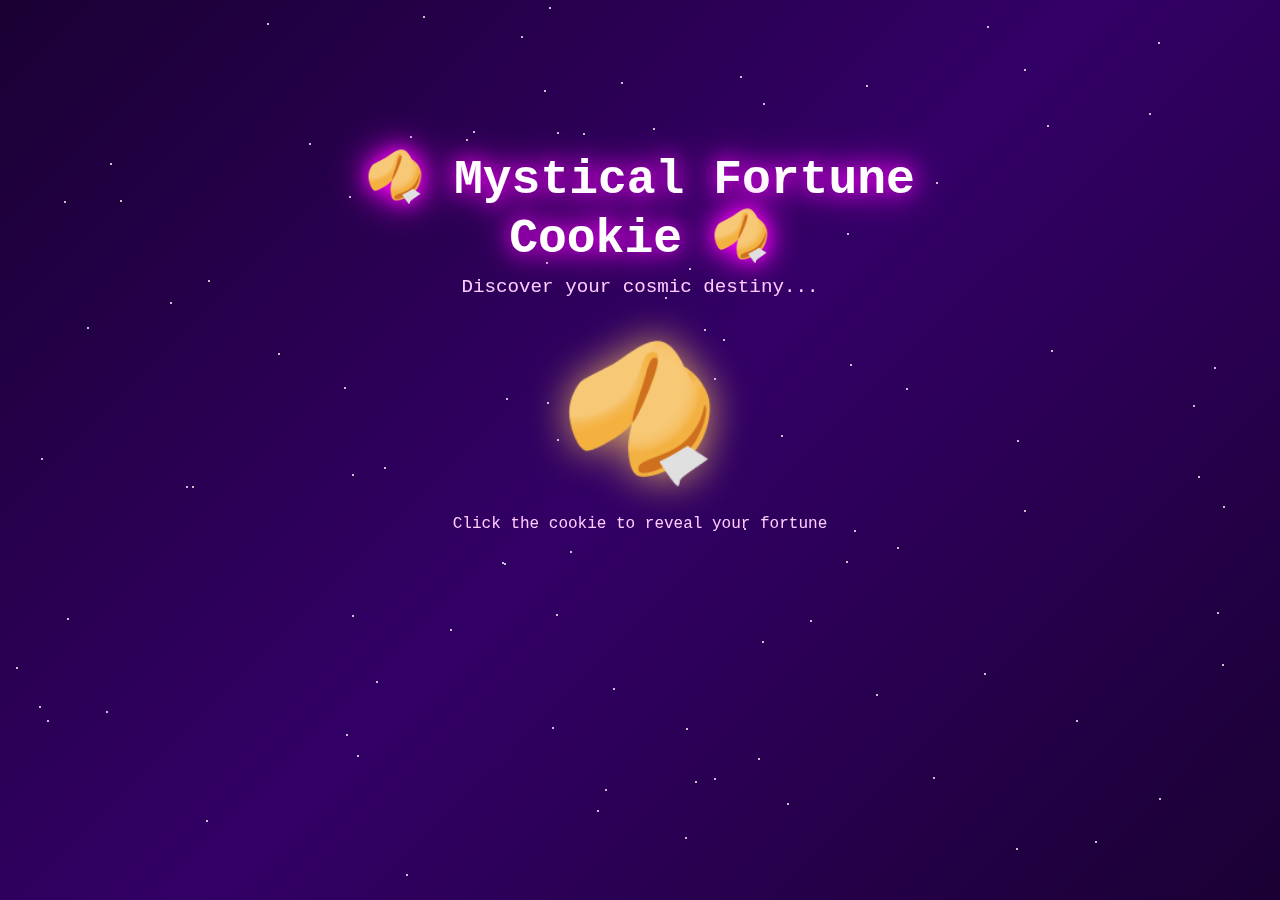
<file: mysticalfortunecookie.html>
<!DOCTYPE html>
<html lang="en">
<head>
    <meta charset="UTF-8">
    <meta name="viewport" content="width=device-width, initial-scale=1.0">
    <title>🥠 Mystical Fortune Cookie</title>
    <style>
        * {
            margin: 0;
            padding: 0;
            box-sizing: border-box;
        }

        body {
            font-family: 'Courier New', monospace;
            background: linear-gradient(135deg, #1a0033 0%, #330066 50%, #1a0033 100%);
            min-height: 100vh;
            display: flex;
            flex-direction: column;
            align-items: center;
            justify-content: center;
            color: #fff;
            overflow-x: hidden;
            position: relative;
        }

        /* Animated stars background */
        .stars {
            position: fixed;
            top: 0;
            left: 0;
            width: 100%;
            height: 100%;
            pointer-events: none;
        }

        .star {
            position: absolute;
            width: 2px;
            height: 2px;
            background: white;
            border-radius: 50%;
            animation: twinkle 3s infinite;
        }

        @keyframes twinkle {
            0%, 100% { opacity: 0.3; }
            50% { opacity: 1; }
        }

        .container {
            text-align: center;
            z-index: 10;
            padding: 20px;
            max-width: 600px;
        }

        h1 {
            font-size: 3rem;
            margin-bottom: 10px;
            text-shadow: 0 0 20px #ff00ff, 0 0 40px #ff00ff;
            animation: glow 2s ease-in-out infinite alternate;
        }

        @keyframes glow {
            from { text-shadow: 0 0 20px #ff00ff, 0 0 40px #ff00ff; }
            to { text-shadow: 0 0 30px #00ffff, 0 0 60px #00ffff; }
        }

        .subtitle {
            font-size: 1.2rem;
            margin-bottom: 40px;
            color: #ffccff;
        }

        .cookie-container {
            margin: 40px 0;
            position: relative;
        }

        .cookie {
            font-size: 8rem;
            cursor: pointer;
            display: inline-block;
            transition: transform 0.3s ease;
            filter: drop-shadow(0 0 20px rgba(255, 200, 100, 0.8));
        }

        .cookie:hover {
            transform: scale(1.1) rotate(5deg);
        }

        .cookie.cracked {
            animation: crack 0.6s ease;
        }

        @keyframes crack {
            0% { transform: scale(1) rotate(0deg); }
            25% { transform: scale(1.2) rotate(-10deg); }
            50% { transform: scale(0.9) rotate(10deg); }
            75% { transform: scale(1.1) rotate(-5deg); }
            100% { transform: scale(1) rotate(0deg); }
        }

        .fortune-box {
            background: rgba(0, 0, 0, 0.5);
            border: 2px solid #00ffff;
            border-radius: 15px;
            padding: 30px;
            margin: 30px 0;
            min-height: 150px;
            display: flex;
            align-items: center;
            justify-content: center;
            box-shadow: 0 0 30px rgba(0, 255, 255, 0.5);
            opacity: 0;
            transform: translateY(20px);
        }

        .fortune-box.show {
            animation: fadeInUp 0.8s ease forwards;
        }

        @keyframes fadeInUp {
            to {
                opacity: 1;
                transform: translateY(0);
            }
        }

        .fortune-text {
            font-size: 1.5rem;
            line-height: 1.8;
            color: #00ffff;
            text-shadow: 0 0 10px rgba(0, 255, 255, 0.5);
        }

        .click-hint {
            font-size: 1rem;
            color: #ffccff;
            margin-top: 20px;
            animation: pulse 2s infinite;
        }

        @keyframes pulse {
            0%, 100% { opacity: 0.6; }
            50% { opacity: 1; }
        }

        .lucky-numbers {
            margin-top: 20px;
            font-size: 1.1rem;
            color: #ffd700;
            text-shadow: 0 0 10px rgba(255, 215, 0, 0.5);
        }

        .reset-btn {
            background: linear-gradient(135deg, #ff00ff, #00ffff);
            border: none;
            color: white;
            padding: 15px 40px;
            font-size: 1.2rem;
            font-family: 'Courier New', monospace;
            border-radius: 50px;
            cursor: pointer;
            margin-top: 20px;
            box-shadow: 0 0 20px rgba(255, 0, 255, 0.5);
            transition: all 0.3s ease;
        }

        .reset-btn:hover {
            transform: scale(1.05);
            box-shadow: 0 0 30px rgba(255, 0, 255, 0.8);
        }

        .reset-btn:active {
            transform: scale(0.95);
        }
    </style>
</head>
<body>
    <!-- Animated stars -->
    <div class="stars" id="stars"></div>

    <div class="container">
        <h1>🥠 Mystical Fortune Cookie 🥠</h1>
        <p class="subtitle">Discover your cosmic destiny...</p>

        <div class="cookie-container">
            <div class="cookie" id="cookie" onclick="crackCookie()">🥠</div>
            <p class="click-hint" id="hint">Click the cookie to reveal your fortune</p>
        </div>

        <div class="fortune-box" id="fortuneBox">
            <p class="fortune-text" id="fortuneText"></p>
        </div>

        <div class="lucky-numbers" id="luckyNumbers"></div>

        <button class="reset-btn" id="resetBtn" onclick="resetCookie()" style="display: none;">
            Get Another Fortune
        </button>
    </div>

    <script>
        // Create random stars
        const starsContainer = document.getElementById('stars');
        for (let i = 0; i < 100; i++) {
            const star = document.createElement('div');
            star.className = 'star';
            star.style.left = Math.random() * 100 + '%';
            star.style.top = Math.random() * 100 + '%';
            star.style.animationDelay = Math.random() * 3 + 's';
            starsContainer.appendChild(star);
        }

        const fortunes = [
            "A great adventure awaits you in the digital realm.",
            "Your code will compile on the first try... eventually.",
            "The answer you seek lies in the documentation.",
            "A mysterious stranger will debug your code.",
            "Fortune favors the bold... and those who backup their work.",
            "Your creativity knows no bounds, unlike your RAM.",
            "A brilliant idea will strike at 3 AM.",
            "The path to enlightenment is paved with Stack Overflow answers.",
            "You will discover a shortcut that saves 0.3 seconds.",
            "A commit message will bring you great joy today.",
            "The universe aligns in your favor... after a system reboot.",
            "Your dreams will manifest, but first fix that semicolon.",
            "Greatness is within reach, and so is the coffee machine.",
            "An unexpected merge conflict will teach you patience.",
            "Today's bug is tomorrow's feature.",
            "Your rubber duck debugging will yield profound insights."
        ];

        let isCracked = false;

        function crackCookie() {
            if (isCracked) return;
            
            const cookie = document.getElementById('cookie');
            const fortuneBox = document.getElementById('fortuneBox');
            const fortuneText = document.getElementById('fortuneText');
            const luckyNumbers = document.getElementById('luckyNumbers');
            const hint = document.getElementById('hint');
            const resetBtn = document.getElementById('resetBtn');

            // Crack animation
            cookie.classList.add('cracked');
            isCracked = true;

            // Hide hint
            hint.style.display = 'none';

            // Show fortune after animation
            setTimeout(() => {
                const randomFortune = fortunes[Math.floor(Math.random() * fortunes.length)];
                fortuneText.textContent = randomFortune;
                fortuneBox.classList.add('show');

                // Generate lucky numbers
                const numbers = [];
                for (let i = 0; i < 6; i++) {
                    numbers.push(Math.floor(Math.random() * 49) + 1);
                }
                luckyNumbers.textContent = `✨ Lucky Numbers: ${numbers.join(', ')} ✨`;

                // Show reset button
                resetBtn.style.display = 'inline-block';
            }, 600);
        }

        function resetCookie() {
            const cookie = document.getElementById('cookie');
            const fortuneBox = document.getElementById('fortuneBox');
            const fortuneText = document.getElementById('fortuneText');
            const luckyNumbers = document.getElementById('luckyNumbers');
            const hint = document.getElementById('hint');
            const resetBtn = document.getElementById('resetBtn');

            // Reset everything
            cookie.classList.remove('cracked');
            fortuneBox.classList.remove('show');
            fortuneText.textContent = '';
            luckyNumbers.textContent = '';
            hint.style.display = 'block';
            resetBtn.style.display = 'none';
            isCracked = false;
        }
    </script>
</body>
</html>
</file>
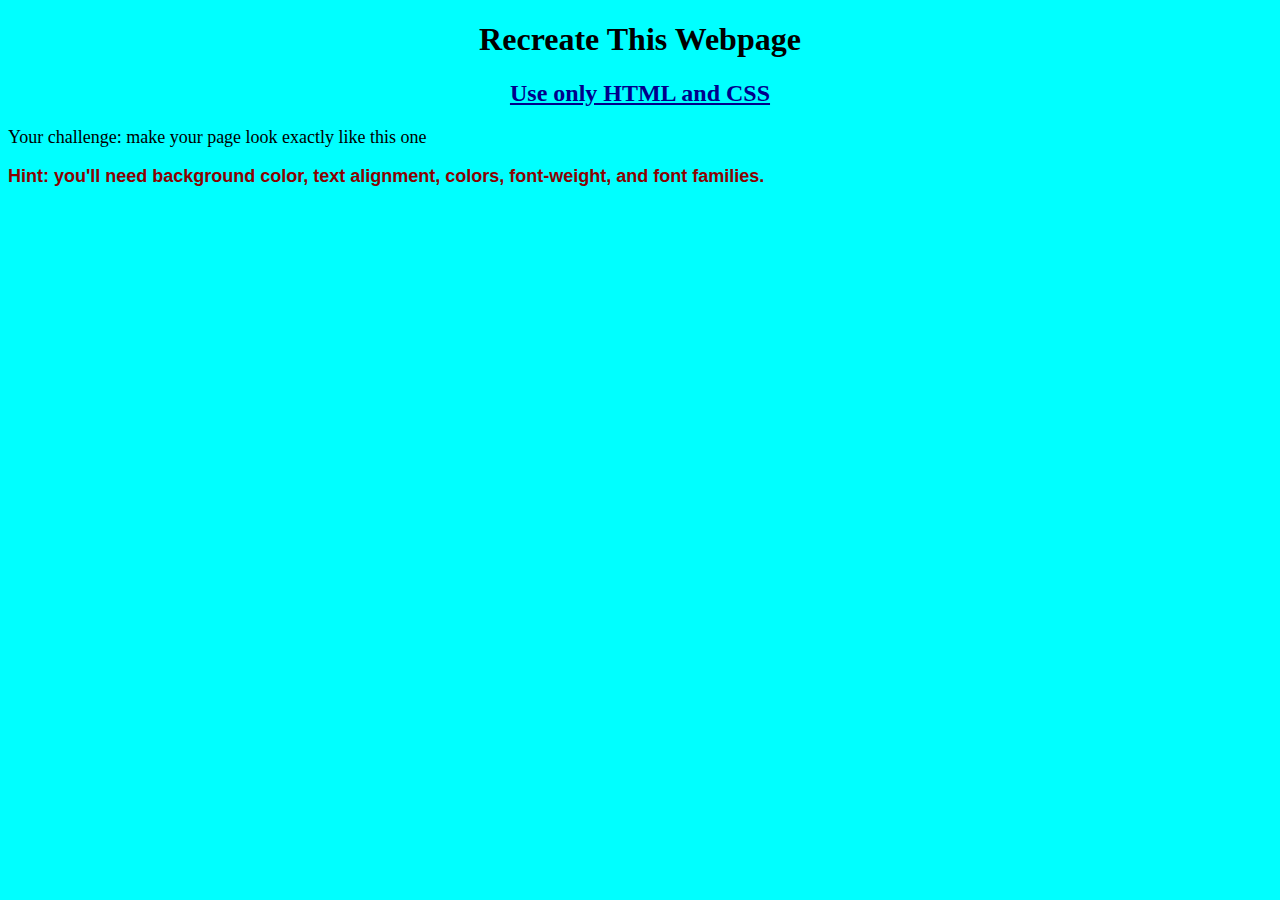
<file: newpage.html>
<!DOCTYPE html>
<html lang="en">
<head>
    <meta charset="UTF-8">
    <meta name="viewport" content="width=device-width, initial-scale=1.0">
    <title>Document</title>
    <link rel="stylesheet" href="styles/newstyles.css">

</head>
<body>
   <h1>Recreate This Webpage</h1> 
   <h2>Use only HTML and CSS</h2>
   <p>Your challenge: make your page look exactly like this one</p>
   <h3> Hint: you'll need background color, text alignment, colors, font-weight, and font families.</h3> 
</body>




</html>
</file>
<file: styles/newstyles.css>
body{background-color: aqua; color: black}
h1{font-size:xx-large; color: black; text-align: center;}
h2{color: darkblue; font-size:x-large;text-align: center; text-decoration: underline;}
p{color: black; font-size:large; text-align:left;}
h3{font-size:large; color: darkred; font-family: arial, Arial, Helvetica, sans-serif;}
</file>
